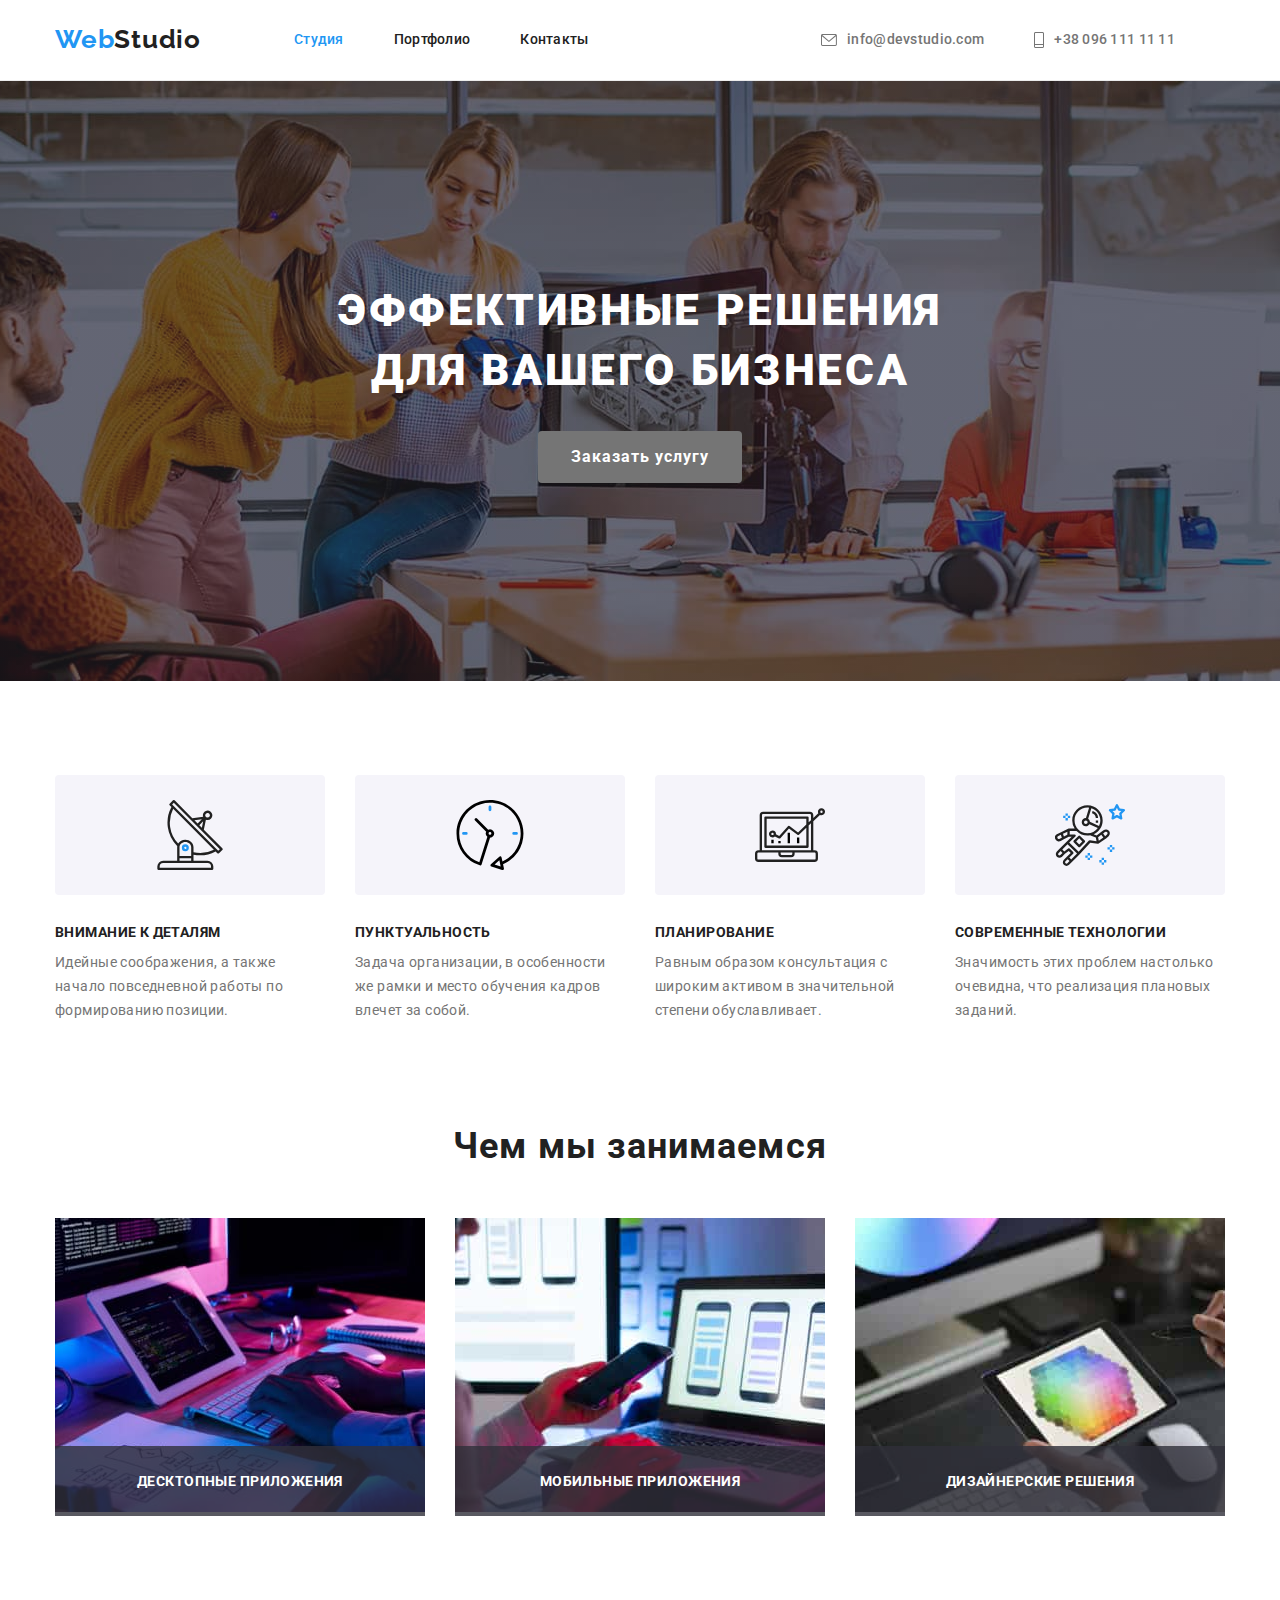
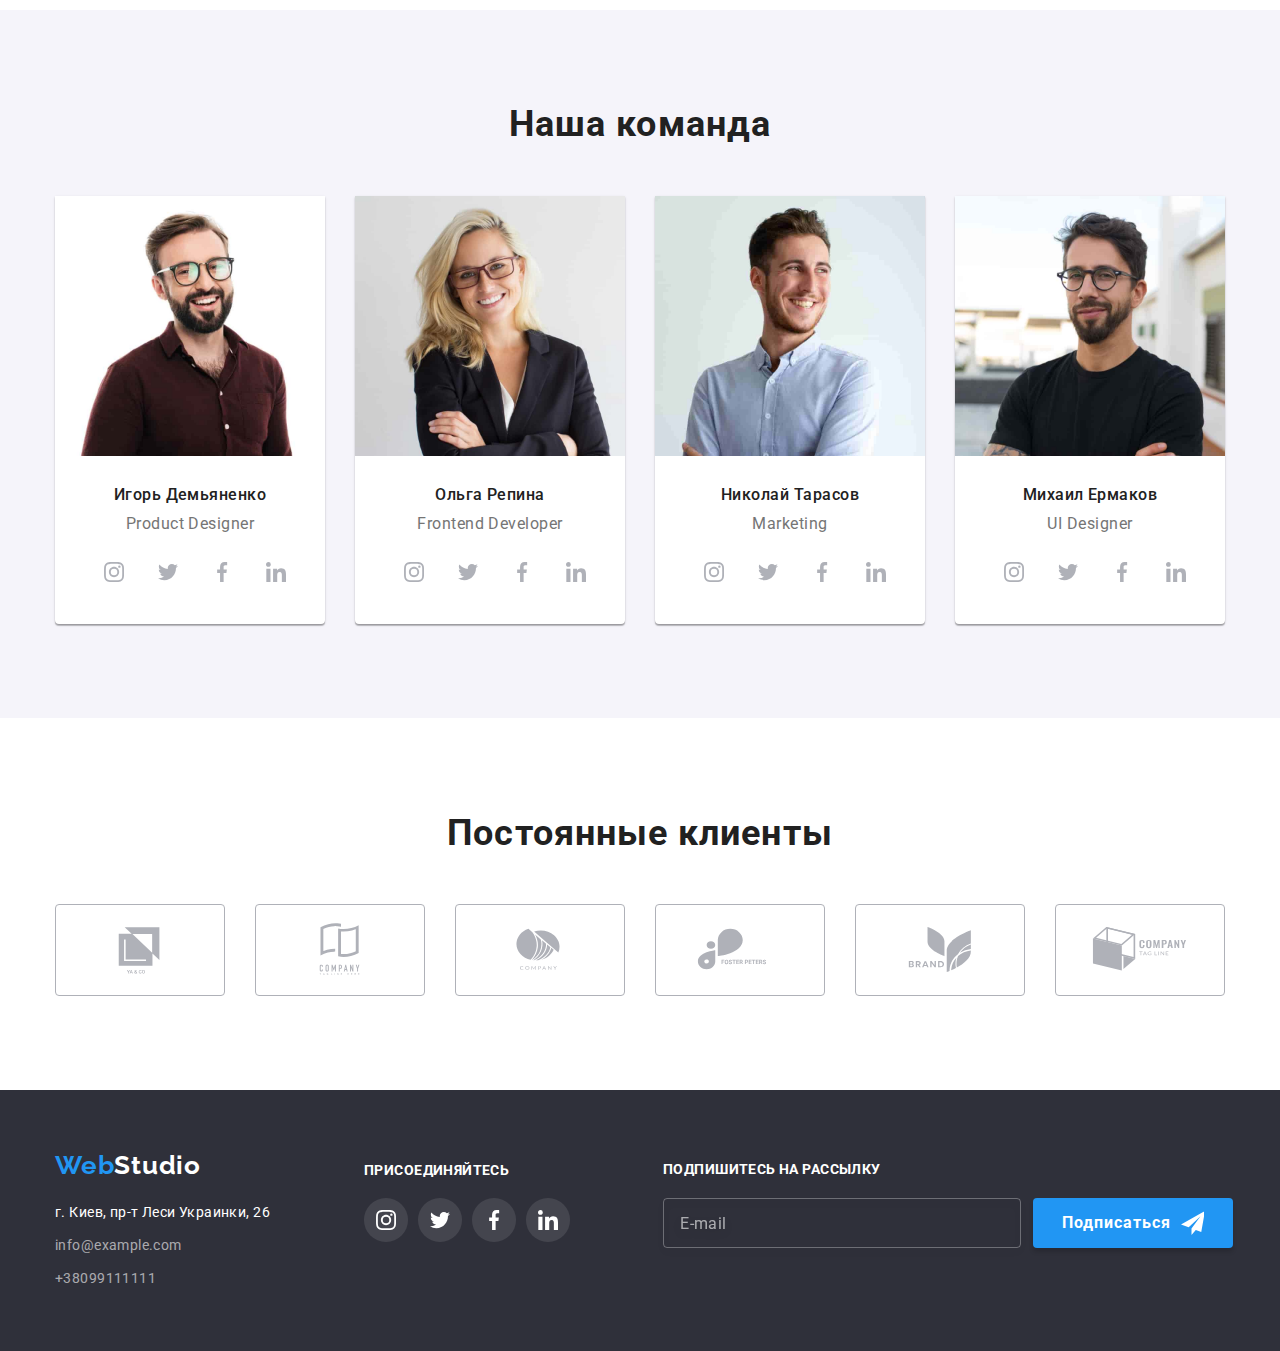
<file: index.html>
<!DOCTYPE html>
<html lang="ru">

<head>
    <meta charset="UTF-8">
    <meta http-equiv="X-UA-Compatible" content="IE=edge">
    <meta name="viewport" content="width=device-width, initial-scale=1.0">
    <title>Студия</title>
    <link href="https://fonts.googleapis.com/css2?family=Raleway:wght@700&family=Roboto:wght@400;500;700;900&display=swap"
        rel="stylesheet">
    <link rel="stylesheet" href="https://cdnjs.cloudflare.com/ajax/libs/modern-normalize/1.1.0/modern-normalize.min.css">
    
    <link rel="stylesheet" href="./css/main.min.css">
</head>

<body>

<header class="header">
<div class="container">
    <nav class="header-nav">
        <a href="./index.html" class="header-logo">Web<span class="header-logo-studio">Studio</span></a>
    
        <ul class="dot menu">
            <li class="menu-item"><a href="" class="header-studio current">Студия</a></li>
            <li class="menu-item"><a href="./portfolio.html" class="header-portfolio-contacts">Портфолио</a></li>
            <li class="menu-item"><a href="#" class="header-portfolio-contacts">Контакты</a></li>
        </ul>
    </nav>
   
<ul class="dot contact-list">
    <li class="header-email"> 
        <a href="mailto:info@devstudio.com" class="contacts-link"> 
        <svg class="header-post-icon" width="16" height="12">
            <use href="./images/icons.svg#icon-envelope"></use>
        </svg>
        info@devstudio.com
    </a>
    </li>

    <li class="header-email">
        <a href="tel:+380961111111" class="contacts-link">
            <svg class="header-tel-icon" width="10" height="16">
                <use href="./images/icons.svg#icon-phone"></use>
            </svg>
            +38 096 111 11 11
        </a>
    </li>
</ul>
</div>
</header>

<main>
    <!-- Герой -->
    <section class="hero section">
    <div class="container">
        <h1 class="hero-title" >Эффективные решения <br />для вашего бизнеса</h1>
        <button data-modal-open type="button" class="button-hero">Заказать услугу</button> 
    </div>
    </section >
     
    <!-- <h2>Наши преимущества</h2> -->
    <section class="section benefits">
    <div class="container">
        <ul class="benefits__title"> 
        <li class="benefit-item">
        <div class="benefit__wrapper">
            <svg class="benefit__icon" width="70" height="70">
                <use href="./images/icons.svg#icon-antenna"></use>
            </svg> 
        </div>
        <h3 class="benefits__title">Внимание к деталям</h3>
        <p class="benefits__text">Идейные соображения, а также начало повседневной работы по формированию позиции.</p>
    </li>

        <li class="benefit-item">
            <div class="benefit__wrapper">
                <svg class="benefit__icon" width="70" height="70">
                    <use href="./images/icons.svg#icon-clock"></use>
                </svg>
            </div>
        <h3 class="benefits__title">Пунктуальность</h3>
        <p class="benefits__text">Задача организации, в особенности же рамки и место обучения кадров влечет за собой.</p>
    </li>

    <li class="benefit-item">
        <div class="benefit__wrapper">
            <svg class="benefit__icon" width="70" height="70">
                <use href="./images/icons.svg#icon-diagram"></use>
            </svg>
        </div>
        <h3 class="benefits__title">Планирование</h3>
        <p class="benefits__text">Равным образом консультация с широким активом в значительной степени обуславливает.</p>
    </li>

    <li class="benefit-item">
        <div class="benefit__wrapper">
            <svg class="benefit__icon" width="70" height="70">
                <use href="./images/icons.svg#icon-astronaut"></use>
            </svg>
        </div>
        <h3 class="benefits__title">Современные технологии</h3>
        <p class="benefits__text">Значимость этих проблем настолько очевидна, что реализация плановых заданий.</p>
    </li>
        </ul>
    </div> 
    </section>
    
   
    <!-- Чем мы занимаемся -->
    <section class="work">
    <div class="container">
        <h2 class="work__title">Чем мы занимаемся</h2>
    <ul class="work__list">
        <li>
            <a href="" class="work__box"><img src="./images/comp.jpg" alt="Вводит с клавиатуры" width="370" height="294">
        <div class="work__tab">
            <p class="work__text">Десктопные приложения</p>
        </div>
            </a>
        </li>
        
        <li>
            <a href="" class="work__box"><img src="./images/mob.jpg" alt="Вводит с мобилки" width="370" height="294">
            <div class="work__tab">
                <p class="work__text">Мобильные приложения</p>
            </div>
            </a>
        </li>

        <li>
            <a href="" class="work__box"><img src="./images/planshet.jpg" alt="Вводит с планшета" width="370" height="294">
        <div class="work__tab">
            <p class="work__text">Дизайнерские решения</p>
        </div>
            </a>
        </li>
    </ul>
    </div>
    </section>

    <!-- Наша команда -->

    <section class="section team">
    <div class="container">
        <h2 class="team__title">Наша команда</h2>
        
        <ul class="team__list">
            <li class="photo-boxes photo-boxes__item">
                <img class="img" src="./images/photo1.jpg" alt="Фото Игоря Демьяненко" width="270" height="260">
                <div class="team-description">
                    <h3 class="name">Игорь Демьяненко</h3>
                    <p class="job-title">Product Designer</p>
                <ul class="team-soc-list">
                <li class="team-soc-item">
                 <a href="" class="team-soc-link link">
                    <svg class="team-soc-icon" width="20" height="20">
                        <use href="./images/icons.svg#icon-instagram"></use>
                    </svg>
                </a>
                </li>

                <li class="team-soc-item">
                    <a href="" class="team-soc-link link">
                        <svg class="team-soc-icon" width="20" height="20">
                            <use href="./images/icons.svg#icon-twitter"></use>
                        </svg>
                    </a>
                </li>

                <li class="team-soc-item">
                    <a href="" class="team-soc-link link">
                        <svg class="team-soc-icon" width="20" height="20">
                            <use href="./images/icons.svg#icon-facebook"></use>
                        </svg>
                    </a>
                </li>

                <li class="team-soc-item">
                    <a href="" class="team-soc-link link">
                        <svg class="team-soc-icon" width="20" height="20">
                            <use href="./images/icons.svg#icon-linkedin"></use>
                        </svg>
                    </a>
                </li>
                </ul>
                </div>
            </li>
                    
            <li class="photo-boxes photo-boxes__item">
                <img class="img" src="./images/photo2.jpg" alt="Фото Ольги Репиной" width="270" height="260">
            <div class="team-description">
                <h3 class="name">Ольга Репина</h3>
                <p class="job-title">Frontend Developer</p>
            <ul class="team-soc-list">
                <li class="team-soc-item">
                <a href="" class="team-soc-link link">
                    <svg class="team-soc-icon" width="20" height="20">
                        <use href="./images/icons.svg#icon-instagram"></use>
                    </svg>
                </a>
            </li>
        
            <li class="team-soc-item">
                <a href="#" class="team-soc-link link">
                    <svg class="team-soc-icon" width="20" height="20">
                        <use href="./images/icons.svg#icon-twitter"></use>
                    </svg>
                </a>
            </li>
        
            <li class="team-soc-item">
                <a href="#" class="team-soc-link link">
                    <svg class="team-soc-icon" width="20" height="20">
                        <use href="./images/icons.svg#icon-facebook"></use>
                    </svg>
                </a>
            </li>
        
            <li class="team-soc-item">
                <a href="#" class="team-soc-link link">
                    <svg class="team-soc-icon" width="20" height="20">
                        <use href="./images/icons.svg#icon-linkedin"></use>
                    </svg>
                </a>
            </li>
            </ul>
            </div>
            </li>
            
            <li class="photo-boxes photo-boxes__item">
                <img class="img" src="./images/photo3.jpg" alt="Фото Николая Тарасова" width="270" height="260">
            <div class="team-description">
                <h3 class="name">Николай Тарасов</h3>
                <p class="job-title">Marketing</p>

            <ul class="team-soc-list list">
            <li class="team-soc-item">
                <a href="#" class="team-soc-link link">
                    <svg class="team-soc-icon" width="20" height="20">
                        <use href="./images/icons.svg#icon-instagram"></use>
                    </svg>
                </a>
            </li>
        
            <li class="team-soc-item">
                <a href="#" class="team-soc-link link">
                    <svg class="team-soc-icon" width="20" height="20">
                        <use href="./images/icons.svg#icon-twitter"></use>
                    </svg>
                </a>
            </li>
        
            <li class="team-soc-item">
                <a href="#" class="team-soc-link link">
                    <svg class="team-soc-icon" width="20" height="20">
                        <use href="./images/icons.svg#icon-facebook"></use>
                    </svg>
                </a>
            </li>
        
            <li class="team-soc-item">
                <a href="#" class="team-soc-link link">
                    <svg class="team-soc-icon" width="20" height="20">
                        <use href="./images/icons.svg#icon-linkedin"></use>
                    </svg>
                </a>
            </li>
            </ul>
            </div>
            </li>
            
            <li class="photo-boxes photo-boxes__item">
                <img class="img" src="./images/photo4.jpg" alt="Фото Михаила Ермакова" width="270" height="260">
                <div class="team-description">
                    <h3 class="name">Михаил Ермаков</h3>
                    <p class="job-title">UI Designer</p>
                
                <ul class="team-soc-list list">
                <li class="team-soc-item">
                 <a href="#" class="team-soc-link link">
                    <svg class="team-soc-icon" width="20" height="20">
                        <use href="./images/icons.svg#icon-instagram"></use>
                    </svg>
                </a>
                </li>

                <li class="team-soc-item">
                    <a href="" class="team-soc-link link">
                        <svg class="team-soc-icon" width="20" height="20">
                            <use href="./images/icons.svg#icon-twitter"></use>
                        </svg>
                    </a>
                </li>

                <li class="team-soc-item">
                    <a href="" class="team-soc-link link">
                        <svg class="team-soc-icon" width="20" height="20">
                            <use href="./images/icons.svg#icon-facebook"></use>
                        </svg>
                    </a>
                </li>

                <li class="team-soc-item">
                    <a href="" class="team-soc-link link">
                        <svg class="team-soc-icon" width="20" height="20">
                            <use href="./images/icons.svg#icon-linkedin"></use>
                        </svg>
                    </a>
                </li>
            </ul>
            </div>
            </li>
        </ul>
       </div> 
    </section>

    <!-- Clients -->
    <section class="clients section">
    <div class="container">
        <h3 class="clients-title">Постоянные клиенты</h3>
    
        <ul class="clients-list">
            
        <li class="clients-item">
            <a href="" class="clients-link">
            <svg class="clients-icon" width="106" height="60">
                <use href="./images/icons.svg#icon-yaco"></use>
            </svg>
            </a>  
        </li>
        
        <li class="clients-item">
            <a href="" class="clients-link">
                <svg class="clients-icon" width="106" height="60">
                    <use href="./images/icons.svg#icon-company"></use>
                </svg>
            </a>
        </li>

        <li class="clients-item">
            <a href="" class="clients-link">
                <svg class="clients-icon" width="106" height="60">
                    <use href="./images/icons.svg#icon-nut"></use>
                </svg>
            </a>
        </li>

        <li class="clients-item">
            <a href="" class="clients-link">
                <svg class="clients-icon" width="106" height="60">
                    <use href="./images/icons.svg#icon-foster"></use>
                </svg>
            </a>
        </li>

        <li class="clients-item">
            <a href="" class="clients-link">
                <svg class="clients-icon" width="106" height="60">
                    <use href="./images/icons.svg#icon-brand"></use>
                </svg>
            </a>
        </li>
        
        <li class="clients-item">
            <a href="" class="clients-link">
                <svg class="clients-icon" width="106" height="60">
                    <use href="./images/icons.svg#icon-cube"></use>
                </svg>
            </a>
        </li>
    </ul>
    </div>
</section>  
</main>

<!-- Футер -->
<footer class="footer">
    <div class="container">
        <div>
            <a href="" class="header-logo details">Web<span class="footer-logo">Studio</span></a>
            <address>
                <ul class="dot">
                    <li class="footer-adress"><a class="foot-ad" href=""> г. Киев, пр-т Леси Украинки, 26 </a></li>
                    <li class="footer-contacts"><a class="foot-cont" href="mailto:info@example.com">info@example.com</a></li>
                    <li class="footer-contacts"><a class="foot-cont" href="tel:+380991111111">+38099111111</a></li>
                </ul>
            </address>
        </div>

        <div class="footer-soc">
            <h3 class="footer-soc-title">присоединяйтесь</h3>
            <ul class="footer-soc-list">
                <li class="footer-soc-item">
                    <a href="" class="footer-soc-link link">
                        <svg class="footer-soc-icon" width="20" height="20">
                            <use href="./images/icons.svg#icon-instagram"></use>
                        </svg>
                    </a>
                </li>
                <li class="footer-soc-item">
                    <a href="" class="footer-soc-link link">
                        <svg class="footer-soc-icon" width="20" height="20">
                            <use href="./images/icons.svg#icon-twitter"></use>
                        </svg>
                    </a>
                </li>
                <li class="footer-soc-item">
                    <a href="" class="footer-soc-link link">
                        <svg class="footer-soc-icon" width="20" height="20">
                            <use href="./images/icons.svg#icon-facebook"></use>
                        </svg>
                    </a>
                </li>
                <li class="footer-soc-item">
                    <a href="" class="footer-soc-link link">
                        <svg class="footer-soc-icon" width="20" height="20">
                            <use href="./images/icons.svg#icon-linkedin"></use>
                        </svg>
                    </a>
                </li>
            </ul>
        </div>

        <div class="footer-mailing-list">
            <h2 class="mailing-text">Подпишитесь на рассылку</h2>
            <form class="mailing-form">
                <input type="text" name="email" placeholder="E-mail" class="mailing-input" />
                <button type="submit" class="mailing-button">Подписаться<svg class="telegram-icon" width="24"
                        height="24">
                        <use href="./images/icons.svg#icon-send"></use>
                    </svg>
                </button>
            </form>
        </div>
    </div>
</footer>

<!-- Модальное окно -->

<div class="backdrop is-hidden" data-modal>
    <div class="modal">
        <button data-modal-close class="close-button">
            <svg class="modal-icon" width="18" height="18">
                <use href="./images/icons.svg#icon-modal"></use>
            </svg>
        </button>

        <div class="modal-inner">
        <form class="form" name="main-form" autocomplete="on" novalidate>
            <h2 class="modal-title">Оставьте свои данные, мы вам перезвоним</h2>
        
            <div class="form-field">
                <label class="form-field-label" for="user-name">
                    Имя
                </label>
            <div class="form-field-inner">
                <input class="form-field-input" id="user-name" type="text" name="user-name">
                <svg class="form-field-icon" aria-hidden="true" width="12" height="12">
                    <use href="./images/icons.svg#icon-person"></use>
                </svg>
            </div>
            </div>

            <div class="form-field">
                <label class="form-field-label" for="user-phone">
                    Телефон
                </label>
            <div class="form-field-inner">
                <input class="form-field-input" id="user-phone" type="tel" name="user-phone">
                <svg class="form-field-icon"  aria-hidden="true" width="15" height="13">
                    <use href="./images/icons.svg#icon-phone-black"></use>
                </svg>
            </div>
            </div>

            <div class="form-field">
                <label class="form-field-label" for="user-email">
                    Почтa
                </label>
                <div class="form-field-inner">
                    <input class="form-field-input" id="user-email" type="email" name="user-email">
                    <svg class="form-field-icon" aria-hidden="true" width="15" height="13">
                        <use href="./images/icons.svg#icon-email-black"></use>
                    </svg>
                </div>
            </div>

            <div class="form-field-comment">
                <label class="form-field-label" for="user-comment">
                    Комментарий
                </label>
                <textarea class="form-field-input form-field-textarea" id="user-comment" name="user-comment" rows="10"
                    placeholder="Введите текст"></textarea>
            </div>

            <div class="form-field-condition checkbox">
                <label class="terms-condition-label" for="terms-condition">
                    <span>Соглашаюсь с рассылкой и принимаю &nbsp;<a href="#">Условия договора</a></span>
                <div class="checkbox-control">
                <input class="terms-condition-input visually-hidden" id="terms-condition" type="checkbox" name="terms-condition">
                    <svg class="checkbox-icon" aria-hidden="true" width="16" height="15">
                        <use href="./images/icons.svg#icon-check"></use>
                    </svg>
                </div> 
                </label>
            </div>

            <button class="form-field-button" type="submit">Отправить</button>
            
        </form>
    </div>
    </div>
</div>

<script src="./js/modal.js"></script>

</body>
</html>
</file>
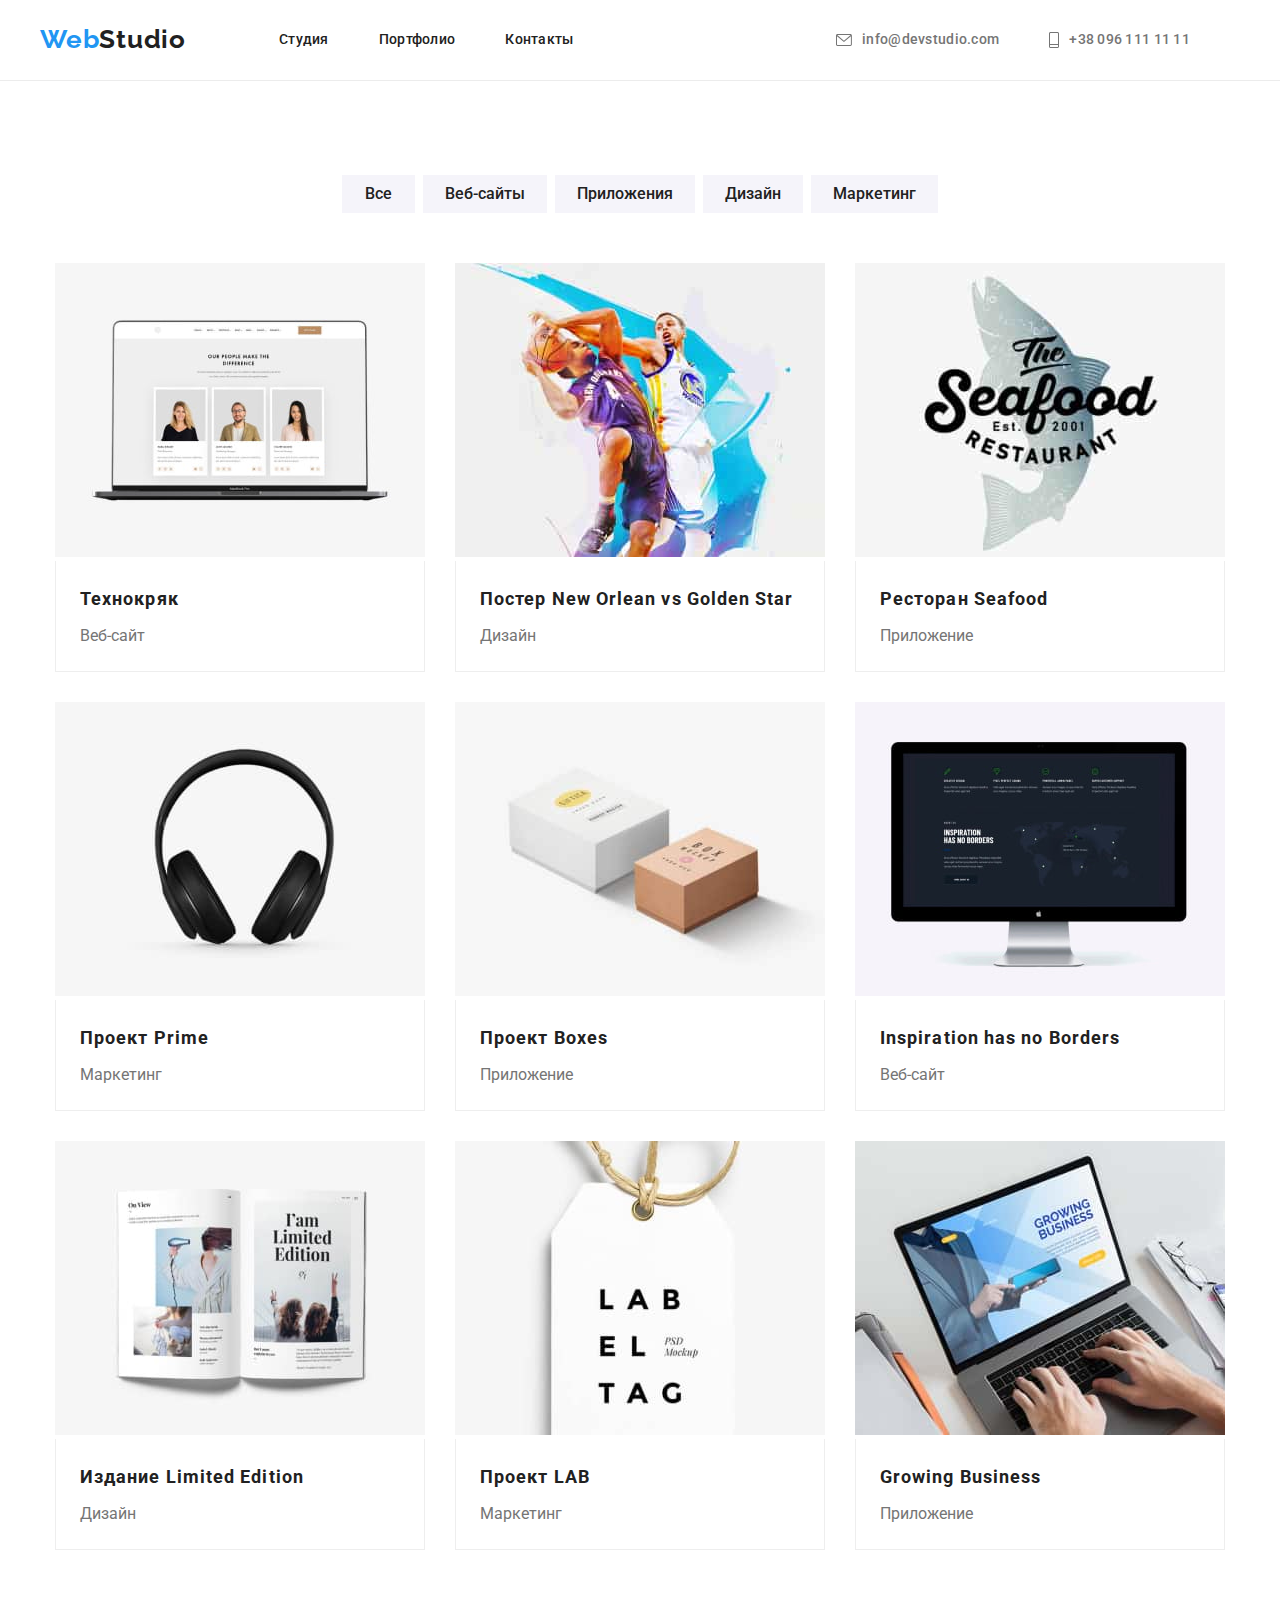
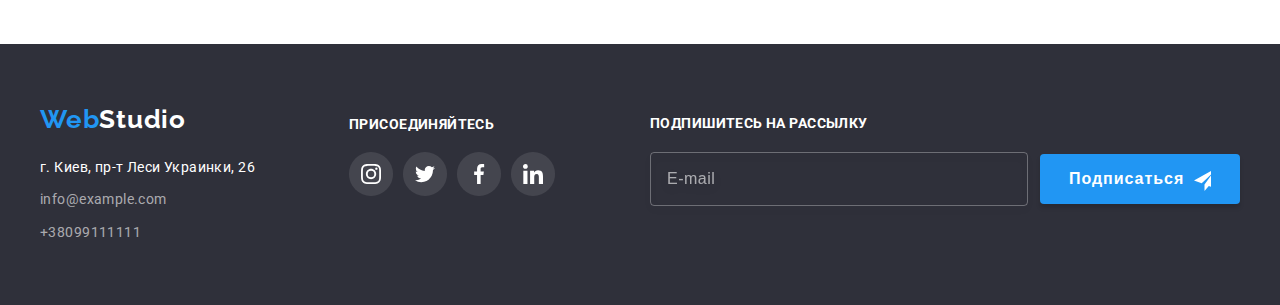
<file: portfolio.html>
<!DOCTYPE html>
<html lang="en">
<head>
    <meta charset="UTF-8">
    <meta http-equiv="X-UA-Compatible" content="IE=edge">
    <meta name="viewport" content="width=device-width, initial-scale=1.0">
    <title>Portfolio</title>
    <link href="https://fonts.googleapis.com/css2?family=Raleway:wght@700&family=Roboto:wght@400;500;700;900&display=swap"
        rel="stylesheet">
    <link rel="stylesheet" href="./css/main.min.css">
</head>
<body>
    <!-- Portfolio -->
<header class="header">
    <div class="container">
        <nav class="header-nav">
            <a href="./index.html" class="header-logo">Web<span class="header-logo-studio">Studio</span></a>

            <ul class="dot menu">
                <li class="menu-item"><a href="./index.html" class="header-studio">Студия</a></li>
                <li class="menu-item"><a href="./portfolio.html" class="header-portfolio-contacts current">Портфолио</a></li>
                <li class="menu-item"><a href="#" class="header-portfolio-contacts">Контакты</a></li>
            </ul>
        </nav>

        <ul class="dot contact-list">
            <li class="header-email">
                <a href="mailto:info@devstudio.com" class="contacts-link">
                    <svg class="header-post-icon" width="16" height="12">
                        <use href="./images/icons.svg#icon-envelope"></use>
                    </svg>
                    info@devstudio.com
                </a>
            </li>

            <li class="header-email">
                <a href="tel:+380961111111" class="contacts-link">
                    <svg class="header-tel-icon" width="10" height="16">
                        <use href="./images/icons.svg#icon-phone"></use>
                    </svg>
                    +38 096 111 11 11
                </a>
            </li>
        </ul>
    </div>
</header>

    <!-- Cards -->
    <main class="cards">
        <section class="section">
        <div class="container">
        <ul class="btn list">
            <li class="item-button">
                <button type="button" class="color">Все</button>
            </li>
            <li class="item-button">
                <button type="button" class="color">Веб-сайты</button>
            </li>
            <li class="item-button">
                <button type="button" class="color">Приложения</button>
            </li>
            <li class="item-button">
                <button type="button" class="color">Дизайн</button>
            </li>
            <li class="item-button">
                <button type="button" class="color">Маркетинг</button>
            </li>
        </ul>
   
        <ul class="card list">
            
            <li class="flex-element element-decor">
                <div class="overlay-card">
                <img class="card-photo" src="./images/a/technocrjak.jpg" alt="Фото наших людей" width="370" height="294"/>
                        <p class="overlay-text">
                        Ресурс предлагает комплексные предложения
                        с разным уровнем функционала и сервисов. 
                        Все это позволит посетителю получить
                        исчерпывающие сведения о компании
                        или частном лице.
                    </p> 
                </div>
                <div class="block">
                <h2 class="card-title">Технокряк</h2>
                    <p class="card-text">Веб-сайт</p>
                </div>
            </li> 
      
            <li class="flex-element element-decor">
                <div class="overlay-card">
                <img class="card-photo" src="./images/a/poster.jpg" alt="Постер New Orlean vs Golden Star" width="370" height="294">
                <p class="overlay-text">
                    Ресурс предлагает комплексные предложения
                    с разным уровнем функционала и сервисов.
                    Все это позволит посетителю получить
                    исчерпывающие сведения о компании
                    или частном лице.
                </p>
            </div>
                <div class="block">
                <h2 class="card-title">Постер New Orlean vs Golden Star</h2>
                <p class="card-text">Дизайн</p>
                </div>
            </li>
            <li class="flex-element element-decor">
                <div class="overlay-card">
                <img class="card-photo" src="./images/a/restaurant.jpg" alt="Ресторан Seafood" width="370" height="294">
                <p class="overlay-text">
                    Ресурс предлагает комплексные предложения
                    с разным уровнем функционала и сервисов.
                    Все это позволит посетителю получить
                    исчерпывающие сведения о компании
                    или частном лице.
                </p>
            </div>
                <div class="block">
                <h2 class="card-title">Ресторан Seafood</h2>
                <p class="card-text">Приложение</p>
                </div>
            </li>
            <li class="flex-element element-decor">
                <div class="overlay-card">
                <img class="card-photo" src="./images/a/prime.jpg" alt="Проект Prime" width="370" height="294">
                <p class="overlay-text">
                    Ресурс предлагает комплексные предложения
                    с разным уровнем функционала и сервисов.
                    Все это позволит посетителю получить
                    исчерпывающие сведения о компании
                    или частном лице.
                </p>
            </div>
                <div class="block">
                <h2 class="card-title">Проект Prime</h2>
                <p class="card-text">Маркетинг</p>
                </div>
            </li>
            <li class="flex-element element-decor">
            <div class="overlay-card">
                <img class="card-photo" src="./images/a/boxes.jpg" alt="Проект Boxes" width="370" height="294">
            <p class="overlay-text">
                Ресурс предлагает комплексные предложения
                с разным уровнем функционала и сервисов.
                Все это позволит посетителю получить
                исчерпывающие сведения о компании
                или частном лице.
            </p>
        </div>
            <div class="block">
            <h2 class="card-title">Проект Boxes</h2>
            <p class="card-text">Приложение</p>
            </div>
            </li>
            <li class="flex-element element-decor">
            <div class="overlay-card">
                <img class="card-photo" src="./images/a/inspir.jpg" alt="Inspiration has no Borders" width="370" height="294">
        <p class="overlay-text">
            Ресурс предлагает комплексные предложения
            с разным уровнем функционала и сервисов.
            Все это позволит посетителю получить
            исчерпывающие сведения о компании
            или частном лице.
        </p>
        </div>
            <div class="block">
            <h2 class="card-title">Inspiration has no Borders</h2>
            <p class="card-text">Веб-сайт</p>
            </div>
            </li>
            <li class="flex-element element-decor">
                <div class="overlay-card">
                <img class="card-photo" src="./images/a/magaz.jpg" alt="Издание Limited Edition" width="370" height="294">
                <p class="overlay-text">
                    Ресурс предлагает комплексные предложения
                    с разным уровнем функционала и сервисов.
                    Все это позволит посетителю получить
                    исчерпывающие сведения о компании
                    или частном лице.
                </p>
            </div>
                <div class="block">
                <h2 class="card-title">Издание Limited Edition</h2>
                <p class="card-text">Дизайн</p>
                </div>
            </li>
            <li class="flex-element element-decor">
                <div class="overlay-card">
                <img class="card-photo" src="./images/a/lab.jpg" alt="Проект LAB" width="370" height="294">
                <p class="overlay-text">
                    Ресурс предлагает комплексные предложения
                    с разным уровнем функционала и сервисов.
                    Все это позволит посетителю получить
                    исчерпывающие сведения о компании
                    или частном лице.
                </p>
            </div>
                <div class="block">
                <h2 class="card-title">Проект LAB</h2>
                <p class="card-text">Маркетинг</p>
                </div>
            </li>
            <li class="flex-element element-decor">
                <div class="overlay-card">
                <img class="card-photo" src="./images/a/growing.jpg" alt="Growing Business" width="370" height="294">
                <p class="overlay-text">
                    Ресурс предлагает комплексные предложения
                    с разным уровнем функционала и сервисов.
                    Все это позволит посетителю получить
                    исчерпывающие сведения о компании
                    или частном лице.
                </p></div>
                <div class="block">
                <h2 class="card-title">Growing Business</h2>
                <p class="card-text">Приложение</p>
            </div>
            </li>
        </ul>
     </div>
    </section>
</main>

<!-- Футер -->
<footer class="footer">
    <div class="container">
        <div>
            <a href="" class="header-logo details">Web<span class="footer-logo">Studio</span></a>
            <address>
                <ul class="dot">
                    <li class="footer-adress"><a class="foot-ad" href=""> г. Киев, пр-т Леси Украинки, 26 </a></li>
                    <li class="footer-contacts"><a class="foot-cont" href="mailto:info@example.com">info@example.com</a>
                    </li>
                    <li class="footer-contacts"><a class="foot-cont" href="tel:+380991111111">+38099111111</a></li>
                </ul>
            </address>
        </div>

        <div class="footer-soc">
            <h3 class="footer-soc-title">присоединяйтесь</h3>
            <ul class="footer-soc-list">
                <li class="footer-soc-item">
                    <a href="" class="footer-soc-link link">
                        <svg class="footer-soc-icon" width="20" height="20">
                            <use href="./images/icons.svg#icon-instagram"></use>
                        </svg>
                    </a>
                </li>
                <li class="footer-soc-item">
                    <a href="" class="footer-soc-link link">
                        <svg class="footer-soc-icon" width="20" height="20">
                            <use href="./images/icons.svg#icon-twitter"></use>
                        </svg>
                    </a>
                </li>
                <li class="footer-soc-item">
                    <a href="" class="footer-soc-link link">
                        <svg class="footer-soc-icon" width="20" height="20">
                            <use href="./images/icons.svg#icon-facebook"></use>
                        </svg>
                    </a>
                </li>
                <li class="footer-soc-item">
                    <a href="" class="footer-soc-link link">
                        <svg class="footer-soc-icon" width="20" height="20">
                            <use href="./images/icons.svg#icon-linkedin"></use>
                        </svg>
                    </a>
                </li>
            </ul>
        </div>

        <div class="footer-mailing-list">
            <h2 class="mailing-text">Подпишитесь на рассылку</h2>
            <form class="mailing-form">
                <input type="text" name="email" placeholder="E-mail" class="mailing-input" />
                <button type="submit" class="mailing-button">Подписаться<svg class="telegram-icon" width="24"
                        height="24">
                        <use href="./images/icons.svg#icon-send"></use>
                    </svg>
                </button>
            </form>
        </div>
    </div>
</footer>
</body>
</html>
</file>
<file: css/main.min.css>
body{background-color:#fff;color:#212121;font-family:"Roboto",sans-serif;margin:0}html{-webkit-box-sizing:border-box;box-sizing:border-box}p,h1,h2,h3,h4,h5,h6{margin:0}ul{margin:0;padding-left:0;list-style:none}button{cursor:pointer;border:1px solid rgba(0,0,0,0)}a{text-decoration:none;color:currentColor}.img{display:block;max-width:100%;height:auto}.dot{list-style:none}.container{width:1200px;padding-left:15px;padding-right:15px;margin:0 auto}.visually-hidden{position:absolute;white-space:nowrap;width:1px;height:1px;overflow:hidden;border:0;padding:0;clip:rect(0 0 0 0);-webkit-clip-path:inset(50%);clip-path:inset(50%);margin:-1px}.section{padding-top:94px;padding-bottom:94px}.header{border-bottom:1px solid #ececec}.header .container{display:-webkit-box;display:-ms-flexbox;display:flex}.header-nav{display:-webkit-box;display:-ms-flexbox;display:flex;-webkit-box-align:center;-ms-flex-align:center;align-items:center}.header-logo{color:#2196f3;font-family:"Raleway";font-weight:700;font-size:26px;line-height:1.2;letter-spacing:.03em;text-decoration:none;margin-right:93px}.header-logo-studio{color:#212121}.menu{display:-webkit-box;display:-ms-flexbox;display:flex;-webkit-box-align:center;-ms-flex-align:center;align-items:center}.menu-item{margin-right:50px}.menu-item:nth-child(3n){margin-right:0}.header-studio{-webkit-transition-property:color;transition-property:color;-webkit-transition-duration:250ms;transition-duration:250ms;-webkit-transition-timing-function:cubic-bezier(0.4, 0, 0.2, 1);transition-timing-function:cubic-bezier(0.4, 0, 0.2, 1);display:block;font-weight:500;font-size:14px;line-height:1.14;letter-spacing:.02em;color:#212121;text-decoration:none;padding-top:32px;padding-bottom:32px}.header-studio:active,.header-studio:hover,.header-studio:focus{color:#2196f3}.current{position:relative;color:#2196f3}.header-portfolio-contacts .current{color:#2196f3}.current::after{content:"";position:absolute;bottom:0;display:block;width:100%;height:4px;border-radius:2px;background-color:#2196f3;opacity:0}.current:hover::after,.current:focus::after,.current:active::after{opacity:1}.header-portfolio-contacts{-webkit-transition-property:color;transition-property:color;-webkit-transition-duration:250ms;transition-duration:250ms;-webkit-transition-timing-function:cubic-bezier(0.4, 0, 0.2, 1);transition-timing-function:cubic-bezier(0.4, 0, 0.2, 1);display:block;font-weight:500;font-size:14px;line-height:1.14;letter-spacing:.02em;color:#212121;text-decoration:none;padding-top:32px;padding-bottom:32px}.header-portfolio-contacts:hover,.header-portfolio-contacts:focus,.header-portfolio-contacts:active{color:#2196f3}.contact-list{display:-webkit-box;display:-ms-flexbox;display:flex;-webkit-box-align:center;-ms-flex-align:center;align-items:center;margin-left:auto}.contacts-link{-webkit-transition-property:color;transition-property:color;-webkit-transition-duration:250ms;transition-duration:250ms;-webkit-transition-timing-function:cubic-bezier(0.4, 0, 0.2, 1);transition-timing-function:cubic-bezier(0.4, 0, 0.2, 1);font-weight:500;font-size:14px;line-height:1.14;letter-spacing:.02em;color:#757575;padding-top:32px;padding-bottom:32px;display:-webkit-box;display:-ms-flexbox;display:flex;-webkit-box-align:center;-ms-flex-align:center;align-items:center}.contacts-link:hover,.contacts-link:focus{color:#2196f3}.header-email{margin-right:50px}.header-post-icon,.header-tel-icon{-ms-flex-item-align:center;align-self:center;margin-right:10px;fill:currentColor}.header-post-icon:hover,.header-post-icon:focus,.header-tel-icon:hover,.header-tel-icon:focus{color:#2196f3}.header-post-icon:hover,.header-tel-icon:hover{color:#2196f3}.main-section-service{background:#2f303a;text-align:center;padding-top:200px;padding-bottom:200px;max-width:1600px;margin-left:auto;margin-right:auto;background-image:-webkit-gradient(linear, left top, left bottom, from(rgba(47, 48, 58, 0.4)), to(rgba(47, 48, 58, 0.4))),url(../images/Img-fon.jpg);background-image:linear-gradient(rgba(47, 48, 58, 0.4), rgba(47, 48, 58, 0.4)),url(../images/Img-fon.jpg);background-repeat:no-repeat;background-position:center;background-size:cover}.hero{margin-bottom:0;padding-top:200px;padding-bottom:200px;text-align:center;background-color:#2f303a;max-width:1600px;height:600px;margin-left:auto;margin-right:auto;background:-webkit-gradient(linear, left top, left bottom, from(rgba(47, 48, 58, 0.4)), to(rgba(47, 48, 58, 0.4))),url("../images/hero.jpg") center/cover;background:linear-gradient(rgba(47, 48, 58, 0.4), rgba(47, 48, 58, 0.4)),url("../images/hero.jpg") center/cover;background-size:cover;background-position:center}.hero-title{margin-top:0;margin-bottom:30px;color:#fff;font-weight:900;font-size:44px;line-height:1.36;letter-spacing:.06em;text-transform:uppercase}.button-hero{border-radius:4px;padding:10px 32px;min-width:200px;color:#fff;background-color:#757575;font-family:Roboto;font-weight:700;font-size:16px;line-height:1.89;-webkit-box-align:center;-ms-flex-align:center;align-items:center;letter-spacing:.06em;cursor:pointer;-webkit-transition:background-color 250ms cubic-bezier(0.4, 0, 0.2, 1);transition:background-color 250ms cubic-bezier(0.4, 0, 0.2, 1)}.button-hero:hover,.button-hero:focus,.button-hero:active{background-color:#2196f3;color:#fff}.benefits{padding-bottom:94px}.benefit-item{margin-right:30px}.benefit-item:nth-child(4n){margin-right:0}.benefit__wrapper{display:-webkit-box;display:-ms-flexbox;display:flex;-webkit-box-pack:center;-ms-flex-pack:center;justify-content:center;-webkit-box-align:center;-ms-flex-align:center;align-items:center;margin-bottom:30px;width:270px;height:120px;border-radius:4px;background-color:#f5f4fa}.benefits__title{display:-webkit-box;display:-ms-flexbox;display:flex;margin-top:0;margin-bottom:10px;color:#212121;font-weight:700;font-size:14px;line-height:1.14;letter-spacing:.03em;text-transform:uppercase}.benefits__text{width:270px;font-weight:400;font-size:14px;line-height:1.7;letter-spacing:.03em;color:#757575;text-transform:none}.work{padding-bottom:94px}.work__list{display:-webkit-box;display:-ms-flexbox;display:flex;-webkit-box-pack:justify;-ms-flex-pack:justify;justify-content:space-between}.work__title{margin-bottom:50px;font-weight:700;font-size:36px;line-height:1.16;text-align:center;letter-spacing:.03em;color:#212121}.work__box{position:relative}.work__tab{position:absolute;left:0;bottom:0;width:100%;background:rgba(47,48,58,.8)}.work__text{display:-webkit-box;display:-ms-flexbox;display:flex;-webkit-box-pack:center;-ms-flex-pack:center;justify-content:center;-webkit-box-align:center;-ms-flex-align:center;align-items:center;height:70px;width:100%;font-family:"Roboto";font-weight:700;font-size:14px;line-height:16px;text-align:center;letter-spacing:.03em;text-transform:uppercase;color:#fff}.team{background:#f5f4fa}.team__title{margin-bottom:50px;font-weight:700;font-size:36px;line-height:1.16;text-align:center;letter-spacing:.03em;color:#212121}.team__list{display:-webkit-box;display:-ms-flexbox;display:flex;margin-right:-30px}.photo-boxes{background:#fff;-webkit-box-shadow:0px 1px 3px rgba(0,0,0,.12),0px 1px 1px rgba(0,0,0,.14),0px 2px 1px rgba(0,0,0,.2);box-shadow:0px 1px 3px rgba(0,0,0,.12),0px 1px 1px rgba(0,0,0,.14),0px 2px 1px rgba(0,0,0,.2);border-radius:0px 0px 4px 4px;margin-right:30px}.team-description{padding:30px 5px}.name{font-weight:500;font-size:16px;line-height:1.18;letter-spacing:.03em;text-align:center;margin-bottom:10px;color:#212121}.job-title{font-weight:400;font-size:16px;line-height:1.18;letter-spacing:.03em;text-align:center;margin-bottom:16px;color:#757575}.team-soc-list{display:-webkit-box;display:-ms-flexbox;display:flex;-webkit-box-pack:center;-ms-flex-pack:center;justify-content:center}.team-soc-item{width:44px;height:44px;margin-left:10px}.team-soc-link{-webkit-transition-property:color,background-color;transition-property:color,background-color;-webkit-transition-duration:250ms;transition-duration:250ms;-webkit-transition-timing-function:cubic-bezier(0.4, 0, 0.2, 1);transition-timing-function:cubic-bezier(0.4, 0, 0.2, 1);display:-webkit-box;display:-ms-flexbox;display:flex;-webkit-box-align:center;-ms-flex-align:center;align-items:center;-webkit-box-pack:center;-ms-flex-pack:center;justify-content:center;width:100%;height:100%;border-radius:50%;color:#afb1b8}.team-soc-link:hover,.team-soc-link:focus{background-color:#2196f3;color:#fff}.team-soc-icon{fill:currentColor}.clients-title{margin-top:0;margin-bottom:50px;font-weight:700;font-size:36px;line-height:1.17;text-align:center;letter-spacing:.03em;color:#212121}.clients-list{display:-webkit-box;display:-ms-flexbox;display:flex;-webkit-box-pack:center;-ms-flex-pack:center;justify-content:center}.clients-item{width:170px;height:92px;margin-left:30px}.clients-item:first-child{margin-left:0}.clients-link{-webkit-transition-property:color,border;transition-property:color,border;-webkit-transition-duration:250ms;transition-duration:250ms;-webkit-transition-timing-function:cubic-bezier(0.4, 0, 0.2, 1);transition-timing-function:cubic-bezier(0.4, 0, 0.2, 1);display:-webkit-box;display:-ms-flexbox;display:flex;-ms-flex-line-pack:center;align-content:center;-webkit-box-pack:center;-ms-flex-pack:center;justify-content:center;-ms-flex-wrap:wrap;flex-wrap:wrap;width:100%;height:100%;border:1px solid #afb1b8;border-radius:4px;color:#afb1b8}.clients-link:hover,.clients-link:focus{color:#2196f3;border-color:#2196f3}.clients-icon{fill:currentColor}.footer{background:#2f303a;padding-top:60px;padding-bottom:60px}.footer .container{display:-webkit-box;display:-ms-flexbox;display:flex}.footer-logo{color:#fff}.details{margin-bottom:20px;display:inline-block}.footer-adress{margin-bottom:9px}.foot-ad{-webkit-transition-property:color;transition-property:color;-webkit-transition-duration:250ms;transition-duration:250ms;-webkit-transition-timing-function:cubic-bezier(0.4, 0, 0.2, 1);transition-timing-function:cubic-bezier(0.4, 0, 0.2, 1);font-family:"Roboto";font-style:normal;font-weight:400;font-size:14px;line-height:1.7;letter-spacing:.03em;color:#fff;text-decoration:none}.foot-ad:hover,.foot-ad:focus{color:#2196f3}.contacts{-webkit-box-pack:end;-ms-flex-pack:end;justify-content:flex-end}.footer-contacts{margin-bottom:9px}.foot-cont{-webkit-transition-property:color;transition-property:color;-webkit-transition-duration:250ms;transition-duration:250ms;-webkit-transition-timing-function:cubic-bezier(0.4, 0, 0.2, 1);transition-timing-function:cubic-bezier(0.4, 0, 0.2, 1);font-family:"Roboto";font-style:normal;font-weight:400;font-size:14px;line-height:1.7;letter-spacing:.03em;color:rgba(255,255,255,.6);text-decoration:none}.foot-cont:hover,.foot-cont:focus{color:#2196f3}.footer-contacts:nth-child(3n){margin-bottom:0}.footer-soc{margin-right:auto;padding-top:12px;margin-left:70px}.footer-soc-list{display:-webkit-box;display:-ms-flexbox;display:flex}.footer-soc-title{margin-top:0;margin-bottom:20px;display:block;font-size:14px;line-height:16px;letter-spacing:.03em;text-transform:uppercase;color:#fff}.footer-soc-item{width:44px;height:44px;margin-left:10px}.footer-soc-item:nth-child(1){margin-left:0}.footer-item:not(:last-child){margin-bottom:9px}.footer-soc-link{-webkit-transition-property:color,background-color;transition-property:color,background-color;-webkit-transition-duration:250ms;transition-duration:250ms;-webkit-transition-timing-function:cubic-bezier(0.4, 0, 0.2, 1);transition-timing-function:cubic-bezier(0.4, 0, 0.2, 1);display:-webkit-box;display:-ms-flexbox;display:flex;-webkit-box-align:center;-ms-flex-align:center;align-items:center;-webkit-box-pack:center;-ms-flex-pack:center;justify-content:center;width:44px;height:44px;border-radius:50%;color:#fff;background-image:radial-gradient(rgba(255, 255, 255, 0.1), rgba(255, 255, 255, 0.1))}.footer-soc-link:hover,.footer-soc-link:focus{background-color:#2196f3}.footer-soc-icon{fill:currentColor}.footer-mailing-list{margin-left:93px}.mailing-text{margin-bottom:20px;padding-top:12px;font-weight:700;font-size:14px;line-height:1.14;letter-spacing:.03em;text-transform:uppercase;color:#fff}.mailing-form{display:-webkit-box;display:-ms-flexbox;display:flex;-webkit-box-align:center;-ms-flex-align:center;align-items:center}.mailing-input{margin-right:12px;padding-left:16px;min-width:358px;height:50px;color:rgba(255,255,255,.6);background-color:rgba(0,0,0,0);border:1px solid rgba(255,255,255,.3);-webkit-filter:drop-shadow(0px 4px 4px rgba(0, 0, 0, 0.15));filter:drop-shadow(0px 4px 4px rgba(0, 0, 0, 0.15));border-radius:4px}.mailing-input::-webkit-input-placeholder{font-size:16px;line-height:1.25;letter-spacing:.03em;color:rgba(255,255,255,.6)}.mailing-input::-moz-placeholder{font-size:16px;line-height:1.25;letter-spacing:.03em;color:rgba(255,255,255,.6)}.mailing-input:-ms-input-placeholder{font-size:16px;line-height:1.25;letter-spacing:.03em;color:rgba(255,255,255,.6)}.mailing-input::-ms-input-placeholder{font-size:16px;line-height:1.25;letter-spacing:.03em;color:rgba(255,255,255,.6)}.mailing-input::placeholder{font-size:16px;line-height:1.25;letter-spacing:.03em;color:rgba(255,255,255,.6)}.mailing-button{display:-webkit-box;display:-ms-flexbox;display:flex;-webkit-box-align:center;-ms-flex-align:center;align-items:center;width:200px;padding:10px 29px;font-weight:700;font-size:16px;line-height:30px;letter-spacing:.06em;color:#fff;background-color:#2196f3;-webkit-box-shadow:0px 4px 4px rgba(0,0,0,.15);box-shadow:0px 4px 4px rgba(0,0,0,.15);border-radius:4px;border:none;cursor:pointer}.telegram-icon{margin-left:10px;fill:#fff}.backdrop{position:fixed;top:0;left:0;width:100%;height:100%;background-color:rgba(0,0,0,.2);-webkit-transition-property:opacity,visibility;transition-property:opacity,visibility;-webkit-transition-duration:250ms;transition-duration:250ms;-webkit-transition-timing-function:cubic-bezier(0.4, 0, 0.2, 1);transition-timing-function:cubic-bezier(0.4, 0, 0.2, 1)}.backdrop.is-hidden{visibility:hidden;opacity:0;pointer-events:none}.modal{position:absolute;top:50%;left:50%;-webkit-transform:translate(-50%, -50%);transform:translate(-50%, -50%);margin:0;width:528px;max-height:581px;background-color:#fff;-webkit-box-shadow:0px 1px 3px rgba(0,0,0,.12),0px 1px 1px rgba(0,0,0,.14),0px 2px 1px rgba(0,0,0,.2);box-shadow:0px 1px 3px rgba(0,0,0,.12),0px 1px 1px rgba(0,0,0,.14),0px 2px 1px rgba(0,0,0,.2);border-radius:4px}.modal-inner{display:block;width:100%;margin:0;padding:40px 39px 40px 41px}.close-button{position:absolute;top:8px;right:8px;width:30px;height:30px;margin:0;padding:6px 7px 6px 6px;-webkit-box-pack:center;-ms-flex-pack:center;justify-content:center;-webkit-box-align:center;-ms-flex-align:center;align-items:center;border-radius:50%;border:1px solid rgba(0,0,0,.1);background-color:#fff;cursor:pointer}.modal-icon{-webkit-transition-property:fill;transition-property:fill;-webkit-transition-duration:250ms;transition-duration:250ms;-webkit-transition-timing-function:cubic-bezier(0.4, 0, 0.2, 1);transition-timing-function:cubic-bezier(0.4, 0, 0.2, 1)}.close-button:hover .modal-icon{fill:#2196f3}.modal-title{display:block;max-width:448px;margin-bottom:12px;margin-right:0;font-size:20px;line-height:1.15;-webkit-box-pack:center;-ms-flex-pack:center;justify-content:center;text-align:center;letter-spacing:.03em;color:#212121}.form-field{display:block;-webkit-box-align:center;-ms-flex-align:center;align-items:center;margin:0;margin-bottom:10px;align-items:center}.form-field-label{display:block;margin-bottom:4px;font-size:12px;line-height:1.17;letter-spacing:.01em}.form-field-input{width:100%;height:40px;font-family:inherit;border:1px solid rgba(33,33,33,.2);border-radius:4px;padding:12px 12px 12px 42px;cursor:pointer;-webkit-transition:-webkit-transform 250ms cubic-bezier(0.4, 0, 0.2, 1);transition:-webkit-transform 250ms cubic-bezier(0.4, 0, 0.2, 1);transition:transform 250ms cubic-bezier(0.4, 0, 0.2, 1);transition:transform 250ms cubic-bezier(0.4, 0, 0.2, 1), -webkit-transform 250ms cubic-bezier(0.4, 0, 0.2, 1)}.form-field-inner{position:relative;margin-bottom:10px}.form-field-icon{position:absolute;left:12px;top:50%;width:16px;height:16px;-webkit-transform:translateY(-50%);transform:translateY(-50%);-webkit-transition:-webkit-transform 250ms cubic-bezier(0.4, 0, 0.2, 1);transition:-webkit-transform 250ms cubic-bezier(0.4, 0, 0.2, 1);transition:transform 250ms cubic-bezier(0.4, 0, 0.2, 1);transition:transform 250ms cubic-bezier(0.4, 0, 0.2, 1), -webkit-transform 250ms cubic-bezier(0.4, 0, 0.2, 1)}.form-field-input:focus~.form-field-icon{fill:#2196f3}.form-field-comment{margin-top:0;margin-bottom:20px}.form-field-textarea{width:100%;height:120px;padding:12px 16px;border:1px solid rgba(33,33,33,.2);border-radius:4px;resize:none}.form-field-textarea:focus{outline:none;border-color:#2196f3}.form-field-textarea::-webkit-input-placeholder{font-weight:400;font-size:14px;line-height:1.14;letter-spacing:.01em;color:rgba(117,117,117,.5)}.form-field-textarea::-moz-placeholder{font-weight:400;font-size:14px;line-height:1.14;letter-spacing:.01em;color:rgba(117,117,117,.5)}.form-field-textarea:-ms-input-placeholder{font-weight:400;font-size:14px;line-height:1.14;letter-spacing:.01em;color:rgba(117,117,117,.5)}.form-field-textarea::-ms-input-placeholder{font-weight:400;font-size:14px;line-height:1.14;letter-spacing:.01em;color:rgba(117,117,117,.5)}.form-field-textarea::placeholder{font-weight:400;font-size:14px;line-height:1.14;letter-spacing:.01em;color:rgba(117,117,117,.5)}.form-field-condition{margin-bottom:30px}.terms-condition-input{margin-right:8px}.terms-condition-text{color:#2196f3;text-decoration:underline}.form-field-button{-webkit-transform:translateX(57%);transform:translateX(57%);padding:10px 56px;color:#fff;background-color:#2196f3;font-weight:700;font-size:16px;line-height:1.89;letter-spacing:.06em;-webkit-box-shadow:0px 4px 4px rgba(0,0,0,.15);box-shadow:0px 4px 4px rgba(0,0,0,.15);border:none;border-radius:4px;cursor:pointer}.checkbox{display:-webkit-box;display:-ms-flexbox;display:flex;-webkit-box-align:center;-ms-flex-align:center;align-items:center;margin-bottom:30px}.terms-condition-input{-webkit-appearance:none;-moz-appearance:none;appearance:none}.terms-condition-input:checked+.checkbox-icon{background-color:#2196f3;border:none;display:block}.checkbox-control{display:-webkit-box;display:-ms-flexbox;display:flex;-webkit-box-pack:center;-ms-flex-pack:center;justify-content:center;-webkit-box-align:center;-ms-flex-align:center;align-items:center;-ms-flex-negative:0;flex-shrink:0;width:15px;height:15px;margin-left:13px;margin-right:7px;border-radius:2px;border:1px solid #212121}.checkbox-icon{-ms-flex-negative:0;flex-shrink:0;display:none;width:16px;height:15px;border-radius:2px}.terms-condition-label{display:-webkit-box;display:-ms-flexbox;display:flex;-webkit-box-orient:horizontal;-webkit-box-direction:reverse;-ms-flex-direction:row-reverse;flex-direction:row-reverse;margin:0;font-size:14px;line-height:1.71px;letter-spacing:.03em;-webkit-box-align:center;-ms-flex-align:center;align-items:center;-webkit-box-pack:center;-ms-flex-pack:center;justify-content:center}.terms-condition-label a{color:#2196f3;border-bottom:1px solid #2196f3}.btn{display:-webkit-box;display:-ms-flexbox;display:flex;-ms-flex-wrap:wrap;flex-wrap:wrap;margin-bottom:50px;-webkit-box-pack:center;-ms-flex-pack:center;justify-content:center}.item-button{-webkit-box-align:center;-ms-flex-align:center;align-items:center;background-color:#f5f4fa}.item-button+.item-button{margin-left:8px}.btn .color{margin-top:0;display:inline-block;border-radius:4px;min-width:73px;padding:6px 22px;text-align:center;border:1px solid;background-color:#212121;color:#212121;background-color:#f5f4fa;font-family:inherit;font-size:16px;font-weight:500;line-height:1.63;cursor:pointer;border:none;-webkit-transition:color 250ms cubic-bezier(0.4, 0, 0.2, 1),background-color 250ms cubic-bezier(0.4, 0, 0.2, 1),-webkit-box-shadow 250ms cubic-bezier(0.4, 0, 0.2, 1);transition:color 250ms cubic-bezier(0.4, 0, 0.2, 1),background-color 250ms cubic-bezier(0.4, 0, 0.2, 1),-webkit-box-shadow 250ms cubic-bezier(0.4, 0, 0.2, 1);transition:color 250ms cubic-bezier(0.4, 0, 0.2, 1),background-color 250ms cubic-bezier(0.4, 0, 0.2, 1),box-shadow 250ms cubic-bezier(0.4, 0, 0.2, 1);transition:color 250ms cubic-bezier(0.4, 0, 0.2, 1),background-color 250ms cubic-bezier(0.4, 0, 0.2, 1),box-shadow 250ms cubic-bezier(0.4, 0, 0.2, 1),-webkit-box-shadow 250ms cubic-bezier(0.4, 0, 0.2, 1)}.btn .color:hover,.btn .color:focus{color:#fff;background-color:#2196f3}.cards{background-color:#fff}.color:hover,.color:focus{-webkit-box-shadow:0px 2px 1px 0px rgba(0,0,0,.2),0px 1px 1px 0px rgba(0,0,0,.14),0px 1px 3px 0px rgba(0,0,0,.12);box-shadow:0px 2px 1px 0px rgba(0,0,0,.2),0px 1px 1px 0px rgba(0,0,0,.14),0px 1px 3px 0px rgba(0,0,0,.12)}.card{display:-webkit-box;display:-ms-flexbox;display:flex;-ms-flex-wrap:wrap;flex-wrap:wrap;width:calc 513.3333333333px;-webkit-box-pack:center;-ms-flex-pack:center;justify-content:center}.flex-element{position:relative;margin-right:30px;margin-bottom:30px}.flex-element:nth-child(3n){margin-right:0px}.flex-element:nth-last-child(-n+3){margin-bottom:0px}.element-decor{-webkit-transition:-webkit-box-shadow 250ms cubic-bezier(0.4, 0, 0.2, 1);transition:-webkit-box-shadow 250ms cubic-bezier(0.4, 0, 0.2, 1);transition:box-shadow 250ms cubic-bezier(0.4, 0, 0.2, 1);transition:box-shadow 250ms cubic-bezier(0.4, 0, 0.2, 1), -webkit-box-shadow 250ms cubic-bezier(0.4, 0, 0.2, 1)}.element-decor:hover{-webkit-box-shadow:1px 4px 6px 0px rgba(0,0,0,.16),0px 4px 4px 0px rgba(0,0,0,.06),0px 1px 1px 0px rgba(0,0,0,.12);box-shadow:1px 4px 6px 0px rgba(0,0,0,.16),0px 4px 4px 0px rgba(0,0,0,.06),0px 1px 1px 0px rgba(0,0,0,.12)}.card-photo{overflow:hidden;margin-top:0}.block{padding:20px 24px;border:1px solid #eee;border-top:0}.card-title{margin-top:0;margin-bottom:4px;color:#212121;font-weight:700;font-size:18px;line-height:2;letter-spacing:.06em}.card-text{margin-top:0;margin-bottom:0;color:#757575;font-size:16px;line-height:1.88}.overlay-card{position:relative;overflow:hidden}.overlay-text{position:absolute;top:0;left:0;height:294px;padding:63px 24px;-webkit-box-pack:left;-ms-flex-pack:left;justify-content:left;font-size:18px;line-height:1.56;letter-spacing:.03em;color:#fff;background-color:#2196f3;-webkit-transform:translateY(100%);transform:translateY(100%);-webkit-transition:-webkit-transform 250ms cubic-bezier(0.4, 0, 0.2, 1);transition:-webkit-transform 250ms cubic-bezier(0.4, 0, 0.2, 1);transition:transform 250ms cubic-bezier(0.4, 0, 0.2, 1);transition:transform 250ms cubic-bezier(0.4, 0, 0.2, 1), -webkit-transform 250ms cubic-bezier(0.4, 0, 0.2, 1)}.flex-element:hover .overlay-text{-webkit-transform:translateY(0);transform:translateY(0)}/*# sourceMappingURL=main.min.css.map */
</file>
